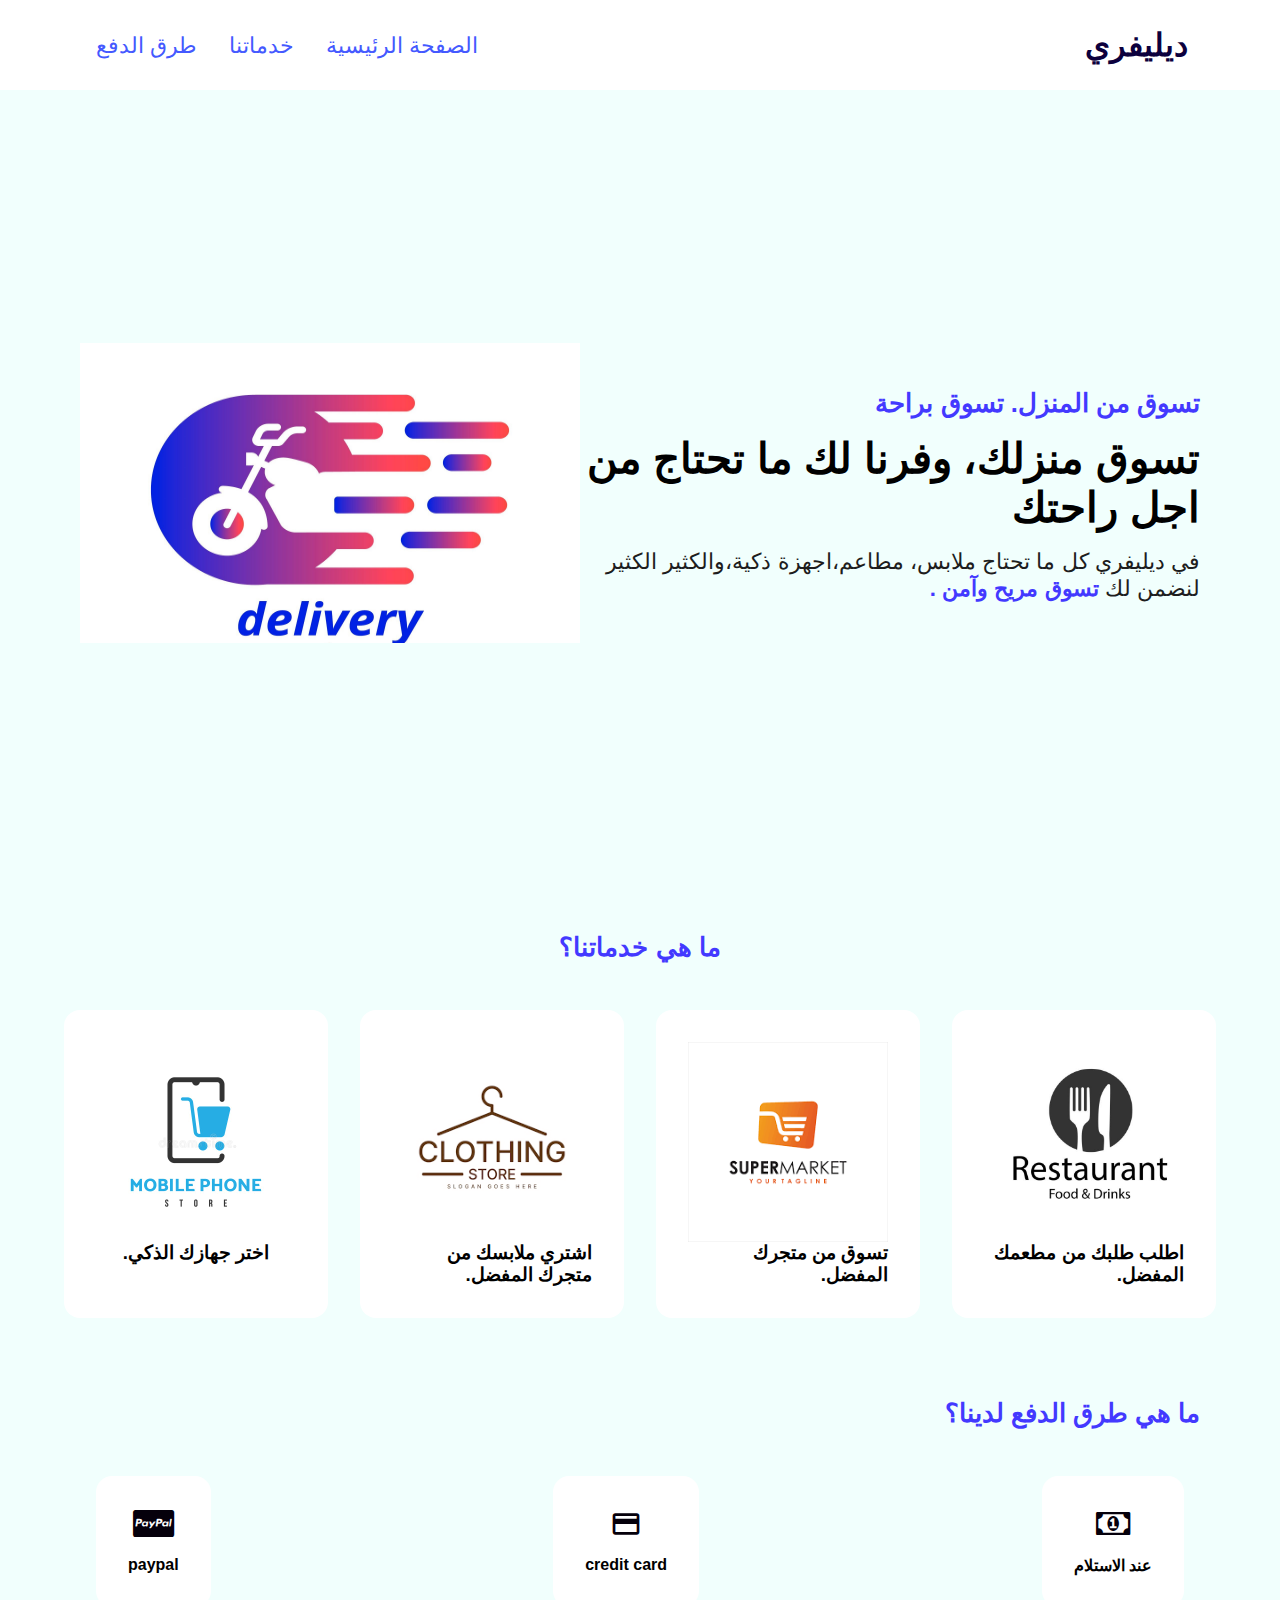
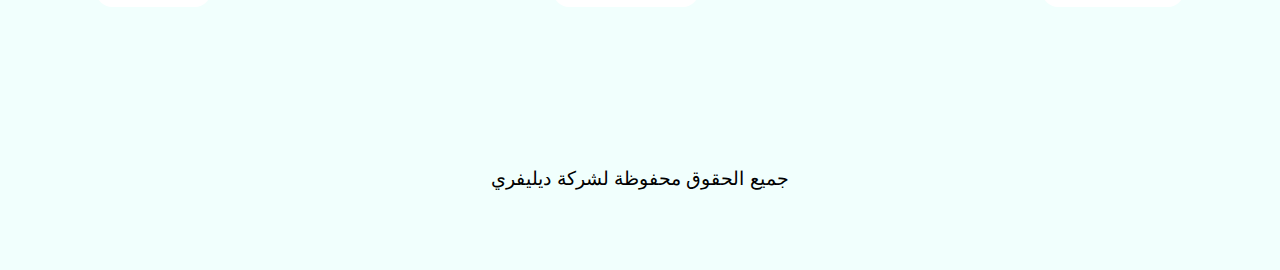
<file: index.html>
<!DOCTYPE html>
<html lang="en" dir="rtl">

<head>
    <meta charset="UTF-8">
    <meta http-equiv="X-UA-Compatible" content="IE=edge">
    <meta name="viewport" content="width=device-width, initial-scale=1.0">
    <!--google & fontawesome link-->
    <link rel="stylesheet" href="https://pro.fontawesome.com/releases/v5.10.0/css/all.css"
        integrity="sha384-AYmEC3Yw5cVb3ZcuHtOA93w35dYTsvhLPVnYs9eStHfGJvOvKxVfELGroGkvsg+p" crossorigin="anonymous" />
    <link href="https://fonts.googleapis.com/css2?family=DynaPuff&family=Rajdhani&display=swap" rel="stylesheet">
    <link href="https://fonts.googleapis.com/icon?family=Material+Icons" rel="stylesheet">
    <link rel="stylesheet" href="https://cdnjs.cloudflare.com/ajax/libs/font-awesome/4.7.0/css/font-awesome.min.css">
    <link rel="stylesheet" href="https://cdnjs.cloudflare.com/ajax/libs/font-awesome/4.7.0/css/font-awesome.min.css">
    <!--css style linke -->
    <link rel="stylesheet" href="style.css">
    <title>delviery</title>

</head>

<body>
    <!-- NAVBAR -->
    <nav>

        <div class="logo">
            <i class="fas fa-shipping-fast"></i>
            <h4>ديليفري</h4>
        </div>

        <ul class="nav-items">
            <li class="nav-item">
                <a href="#" class="nav-link">الصفحة الرئيسية</a>
            </li>
            <li class="nav-item">
                <a href="#services" class="nav-link">خدماتنا</a>
            </li>
            <li class="nav-item">
                <a href="#payment" class="nav-link">طرق الدفع</a>
            </li>
        </ul>

        <i class="fa fa-bars"></i>
    </nav>
    <!--discription section-->
    <section class="discr">
        <div class="discr-section">
            <div class="content">
                <h4>تسوق من المنزل. تسوق براحة</h4>
                <h1>
                    تسوق منزلك، وفرنا لك ما تحتاج من اجل راحتك
                </h1>
                <p>
                    في ديليفري كل ما تحتاج ملابس، مطاعم،اجهزة ذكية،والكثير الكثير لنضمن لك
                    <span> تسوق مريح وآمن</span>
                    <span>.</span>
                </p>

            </div>
            <div class="discr-image">
                <img src="imges/1.jpg" alt="ديليفري" id="del">

            </div>
        </div>
    </section>
    <!-- Services Section -->
    <section class="services" id="services">
        <div class="our-services">
            <h4>ما هي خدماتنا؟</h4>
            <div class="service">
                <div id="resturant" class="services">
                    <img src="imges/3.jpg" alt="resturant" class="photo">
                    <h3>اطلب طلبك من مطعمك المفضل.</h3>
                </div>
                <div class="services" id="market">
                    <img src="imges/7.png" alt="market" class="photo">
                    <h3>تسوق من متجرك المفضل.</h3>
                </div>
                <div class="services" id="clothes">
                    <img src="imges/5.png" alt="clothes" class="photo">
                    <h3>اشتري ملابسك من متجرك المفضل.</h3>
                </div>
                <div class="services" id="smart devices">
                    <img src="imges/6.jpg" alt="smart devices" class="photo">
                    <h3>اختر جهازك الذكي.</h3>
                </div>
            </div>

        </div>
    </section>
    <!--the payment-->
    <section class="payment" id="payment">
        <div class="the-payment">
            <h3>ما هي طرق الدفع لدينا؟</h3>
            <div class="p">
                <div class="methods">
                    <i class="fa fa-money"></i>
                    <h4>عند الاستلام</h4>

                </div>
                <div class="methods">
                    <i class="material-icons">credit_card</i>
                    <h4>credit card</h4>
                </div>
                <div class="methods">
                    <i class="fa fa-cc-paypal"></i>
                    <h4>paypal</h4>
                </div>

            </div>
        </div>


    </section>
    <footer>
        <div class="footer-section">
            <p>جميع الحقوق محفوظة لشركة ديليفري</p>
            <div class="socials">
                <i class="fab fa-twitter"></i>
                <i class="fab fa-facebook"></i>
                <i class="fab fa-instagram"></i>
            </div>
        </div>
    </footer>
    <script src="./script.js"></script>
</body>

</html>
</file>
<file: style.css>
* {
    margin: 0;
    padding: 0;
    box-sizing: border-box;
}

body {
    font-family: 'Gill Sans', 'Gill Sans MT', Calibri, 'Trebuchet MS', sans-serif;
    background-color: rgb(241, 255, 253);

}

/* Navbar styling */

nav {
    display: flex;
    justify-content: space-between;
    align-items: center;
    height: 10vh;
    max-width: 1366px;
    margin: 0 auto;
    padding: 0 5rem;
    background-color: white;
}


nav .fa-bars {
    display: none;
}

nav .logo {
    display: flex;
    font-size: 2rem;
    align-items: center;
}

nav .logo i {
    color: #0c003d;
    padding-left: 0.75rem;
}

nav .logo h4 {

    color: #0c003d;

}

nav .nav-items {
    display: flex;
    list-style-type: none;
}

nav .nav-items .nav-item {
    padding: 0 1rem;
}

nav .nav-link {
    text-decoration: none;
    color: #4459ff;
    font-size: 1.4rem;
}

nav .nav-link:hover {
    color: #3c0aef;
}

/* discrpton section style*/
.discr-section {
    max-width: 1366px;
    height: 90vh;
    display: flex;
    justify-content: space-between;
    align-items: center;
    margin: 0 auto;
    padding: 0 5rem;

}

.discr-section .content {
    display: flex;
    flex-direction: column;
}

.discr-section .content h4 {
    color: #4339ff;
    font-size: 1.6rem;
    margin-bottom: 1rem;
}

.discr-section .content h1 {
    font-size: 2.6rem;
    margin-bottom: 1rem;
}

.discr-section .content p {
    color: rgb(29, 29, 29);
    font-size: 1.4rem;
}

.discr-section .content p span {
    color: #4339ff;
    font-weight: bold;

}

.discr-section form {
    display: flex;
}

#del {
    height: 300px;
    width: 500px;
}

/* services section style*/
section.services {
    padding: 2rem 0;
    background-color: inherit;
}

section.services .our-services {
    max-width: 1366px;
    margin: 0 auto;
    padding: 0 5rem;
    display: flex;
    flex-direction: column;
    justify-content: center;
    align-items: center;
    grid-template-columns: 1fr 1fr 1fr 1fr;
}

.our-services h4 {
    color: #4339ff;
    font-size: 1.6rem;
    margin-bottom: 2rem;
}

.our-services .service {
    display: flex;
    justify-content: space-between;
}

.our-services .service .services {
    display: flex;
    flex-direction: column;
    align-items: center;
    background-color: #ffffff;
    padding: 2rem;
    max-width: 17rem;
    border-radius: 1rem;
    margin: 1rem 1rem;
}

.our-services .service .services:hover {
    border: 2px solid #6e0aef;
    scale: 1.1;
    cursor: pointer;
}



.service.quality h3 {
    font-size: 1.6rem;
    margin-bottom: 1rem;
}

.photo {
    height: 200px;
    width: 200px;
}

/*payment*/

section.payment {
    padding: 2rem 0;
    background-color: inherit;
}

section.payment .the-payment {
    max-width: 1366px;
    margin: 0 auto;
    padding: 0 5rem;
    display: flex;
    flex-direction: column;
    justify-content: center;
}

.the-payment h3 {
    color: #4339ff;
    font-size: 1.6rem;
    margin-bottom: 2rem;
}

.the-payment .p {
    display: flex;
    justify-content: space-between;
}

.methods {
    display: flex;
    flex-direction: column;
    align-items: center;
    background-color: #ffffff;
    padding: 2rem;
    max-width: 17rem;
    border-radius: 1rem;
    margin: 1rem 1rem;

}

.p .methods:hover {
    border: 2px solid #4339ff;
}

.methods i {
    size: 500px;
    font-size: 2rem;
    color: #05000b;
    margin-bottom: 1rem;
}


footer {
    background-color: inherit;
    height: 15vh;
    margin-top: 5rem;
    padding: 2rem 0;
}

.footer-section {
    display: flex;
    flex-direction: column;
    align-items: center;
    max-width: 1366px;
    margin: 0 auto;
    padding: 0 5rem;
}

.footer-section p {
    font-size: 1.2rem;
    margin-bottom: 1rem;
}

.footer-section .socials {
    margin-bottom: 1rem;
}

.footer-section .socials i {
    padding: 0 0.5rem;
    font-size: 1.6rem;
}

.footer-section .socials i:hover {
    color: #4339ff;
    cursor: pointer;
}

/* responsive design */
@media(max-width:1200px) {
    * {
        font-size: 85%;

    }
}

@media(max-width:1100px) {
    * {
        font-size: 80%;
        grid-template-columns: 1fr 1fr;
    }
}

@media(max-width:1000px) {
    * {
        text-align: center;

    }

    .discr-section img {
        display: none;
    }

    .discr-image {
        display: none;
    }

    .discr-section {
        align-items: center;
        padding: 1rem 0;
        width: 50%;
        height: 60vh;
    }

    .service {
        flex-wrap: wrap;
        justify-content: center;
    }

    .services .our-services {
        align-items: center;
    }

    .the-payment {
        align-items: center;
        flex-wrap: wrap;
        justify-content: center;
    }

}

@media(max-width:600px) {
    .discr-section .content h1 {
        font-size: 2rem;
        grid-template-columns: 1fr;
    }

}

@media(max-width:540px) {

    nav .nav-items.active {
        display: flex;
    }

    nav {
        position: sticky;
        top: 0;
        width: 100%;
    }

    nav .fa-bars {
        display: block;
        font-size: 3rem;
    }

    nav .nav-items {
        display: none;
        position: absolute;
        left: 0;
        top: 10vh;
        flex-direction: column;
        width: 100%;
        padding: 2rem 0;
        background-color: #4459ff;
    }

    nav .nav-items .nav-item {
        margin: 1rem 0;

    }

    nav .nav-items .nav-item a {
        color: #fff;
    }


}
</file>
